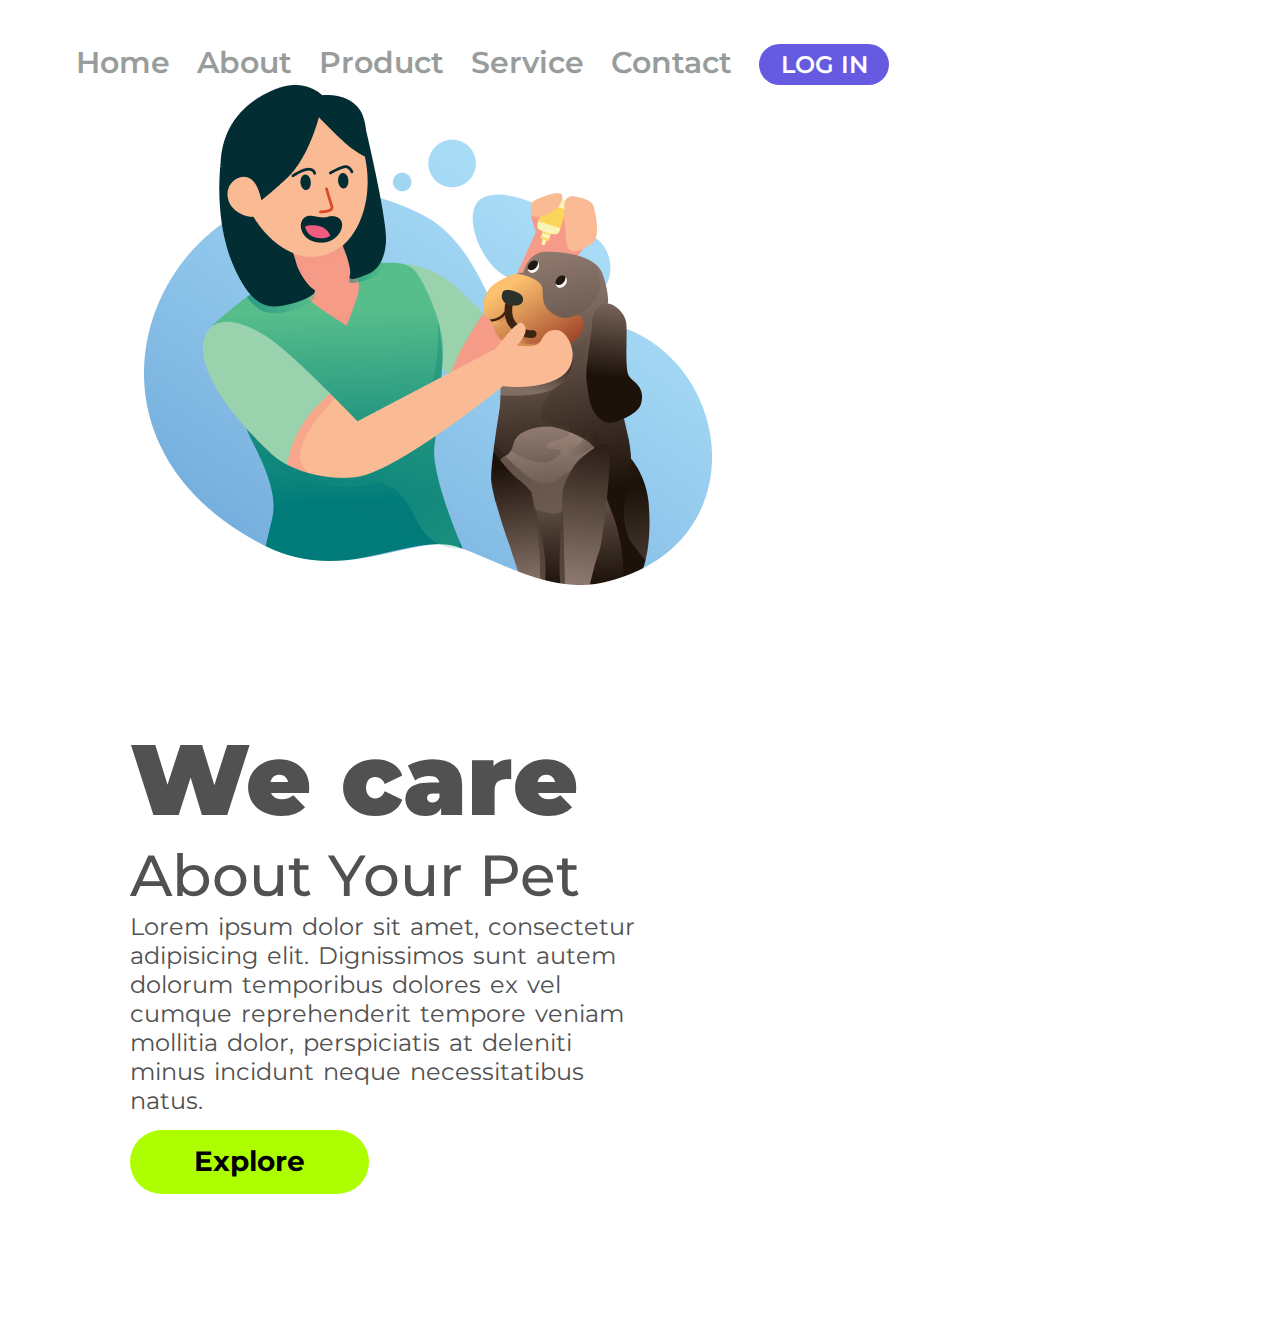
<file: index.html>
<!DOCTYPE html>
<html lang="en">

<head>
    <meta charset="UTF-8">
    <meta name="viewport" content="width=device-width, initial-scale=1.0">
    <link rel="stylesheet" href="./style.css">
    <link rel="preconnect" href="https://fonts.googleapis.com">
    <link rel="preconnect" href="https://fonts.gstatic.com" crossorigin>
    <link href="https://fonts.googleapis.com/css2?family=Montserrat:ital,wght@0,100..900;1,100..900&display=swap"
        rel="stylesheet">

    <title> Projeto - We Care</title>
</head>

<body>
    <header>
        <a class="link-header">Home</a>
        <a class="link-header">About</a>
        <a class="link-header">Product</a>
        <a class="link-header">Service</a>
        <a class="link-header">Contact</a>

        <button class="button-header"> Log in</button>
    </header>

    <main>
        <img src="./img/we-care.png" alt="logo-image">

        <section>
            <h1>We care</h1>
            <h2>About Your Pet</h2>
            <p>Lorem ipsum dolor sit amet, consectetur adipisicing elit. Dignissimos sunt autem dolorum temporibus
                dolores ex vel cumque reprehenderit tempore veniam mollitia dolor, perspiciatis at deleniti minus
                incidunt neque necessitatibus natus. </p>
            <button class="button-main">Explore</button>
        </section>

    </main>

</body>

</html>
</file>
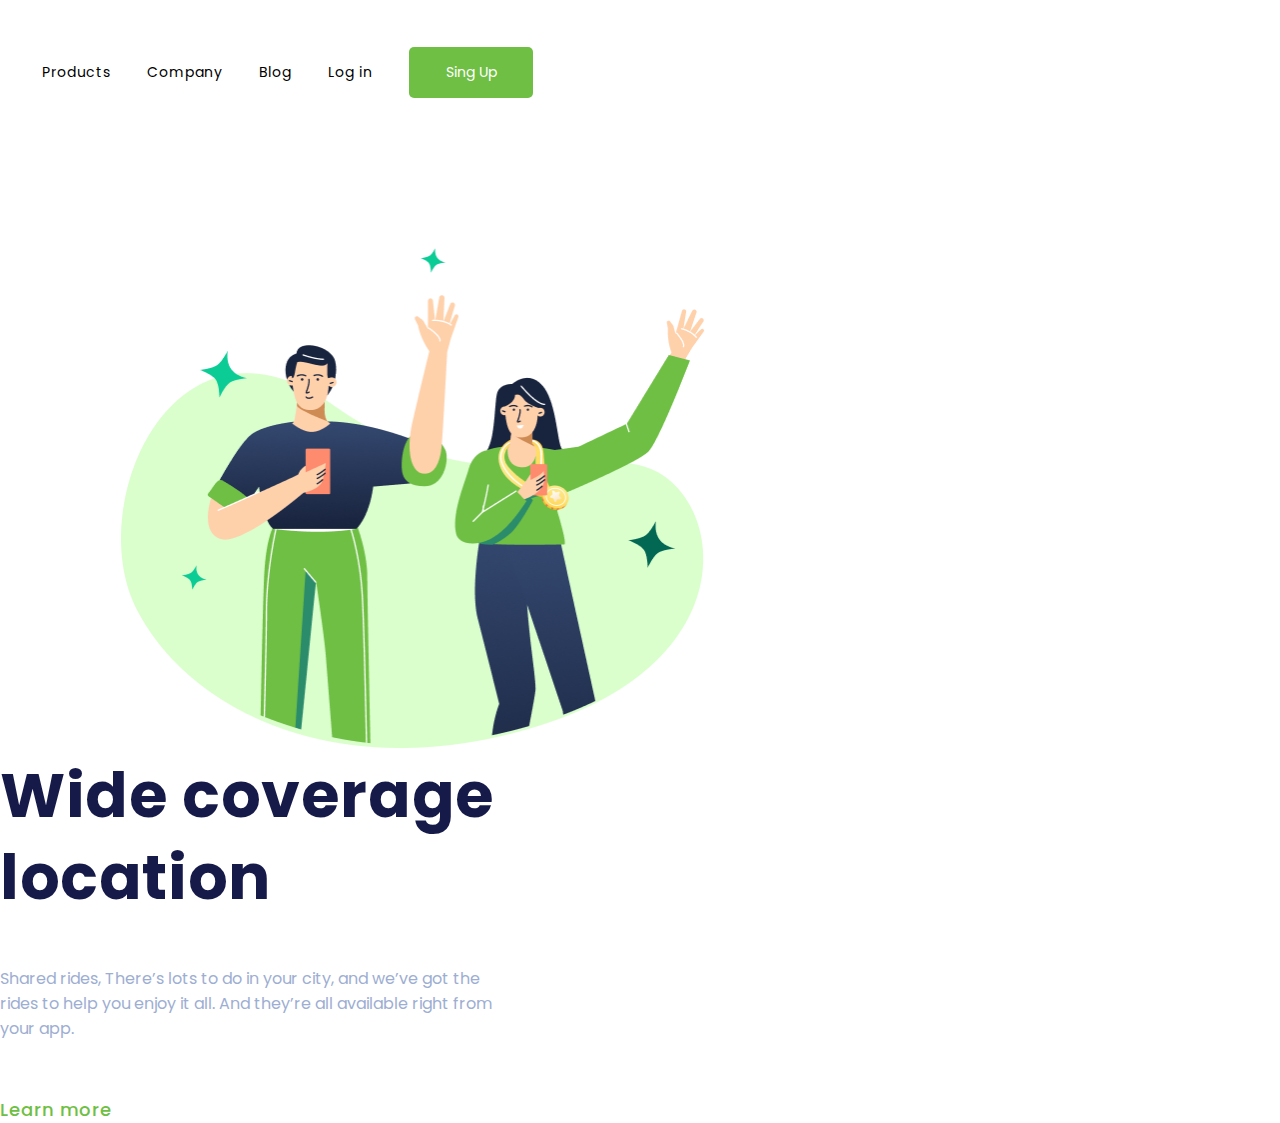
<file: Desafio.html>
<!DOCTYPE html>
<html lang="pt-br">

<head>
    <meta charset="UTF-8">
    <meta name="viewport" content="width=device-width, initial-scale=1.0">
    <link rel="preconnect" href="https://fonts.googleapis.com">
    <link rel="preconnect" href="https://fonts.gstatic.com" crossorigin>
    <link
        href="https://fonts.googleapis.com/css2?family=Montserrat:ital,wght@0,100..900;1,100..900&family=Poppins:ital,wght@0,100;0,200;0,300;0,400;0,500;0,600;0,700;0,800;0,900;1,100;1,200;1,300;1,400;1,500;1,600;1,700;1,800;1,900&display=swap"
        rel="stylesheet">
    <link rel="stylesheet" href="./desafioCSS.css">
    <title>Desafio - 01</title>
</head>

<body>
    <nav class="navegation">
        <section id="links">
            <a>Products</a>
            <a>Company</a>
            <a>Blog</a>
            <a>Log in</a>
        </section>

        <button class="nav-button">Sing Up</button>

    </nav>


    <main class="principal-box">


        <img src="./img/logo-image.png" alt="logo-image">

        <section id="title">
            <h1>Wide coverage
                location</h1>

            <p>Shared rides, There’s lots to do in your city, and we’ve got the rides to help you enjoy it all. And
                they’re all available right from your app.</p>

            <a class="link-LearnMore">Learn more</a>
        </section>

    </main>

</body>

</html>
</file>
<file: style.css>
* {
    font-family: "Montserrat", sans-serif;
    margin: 0;
    padding: 0;
    box-sizing: border-box;
}


img {
    width: 568px;
    height: 500px;
    margin-left: 144px;
    display: inline-block;
}

header {
    margin-top: 44px;
    margin-left: 76px;
    cursor: pointer;
}

.link-header {
    color: #989D9C;
    font-weight: 600;
    font-size: 30px;
    line-height: 29.26px;
    margin-right: 23px;

}

.button-header {
    background: #665AE1;
    width: 130px;
    height: 41px;
    border: none;
    border-radius: 40px;
    text-transform: uppercase;
    color: #fff;
    font-weight: 600;
    font-size: 24px;
}

section {
    display: inline-block;
    margin: 130px;
}

h1 {
    font-weight: 900;
    font-size: 100px;
    line-height: 121.9px;
    color: #515151;

}

h2 {
    color: #515151;
    font-weight: 500;
    font-size: 58px;
    line-height: 70.7px;
}

p {
    color: #515151;
    width: 515px;
    font-weight: 400;
    font-size: 24px;
    line-height: 29px;
    word-spacing: 3px;

}

.button-main {
    background: #ADFF00;
    width: 239px;
    height: 64px;
    border-radius: 40px;
    border: none;
    margin-top: 15px;
    font-weight: 700;
    font-size: 28px;
    line-height: 35px;
}

.button-header:hover {
    cursor: pointer;
    width: 135px;
    height: 46px;
    letter-spacing: 2px;
}

.button-main:hover {
    cursor: pointer;
    width: 250px;
    height: 70px;
    letter-spacing: 2px;

}

@media screen and (max-width: 900px) {

    header {
        display: none;
    }

    p {
        display: none;
    }

    img {
        display: block;
        width: 354px;
        height: 317px;
        margin: 0 auto;
        margin-top: 149px;
        position: static;
    }

    h1 {
        font-size: 50px;
        line-height: 60.95px;
        margin: 24px 63px 7px 64px;
    }

    h2 {
        font-size: 30px;
        line-height: 36.57px;
    }

    section {
        margin: auto;
        text-align: center;
        width: 100%;
    }

    button {
        margin: 61px 0;
    }
}
</file>
<file: desafioCSS.css>
* {
    margin: 0;
    padding: 0;
    box-sizing: border-box;
    font-family: "Poppins", sans-serif;
}


.navegation {
    margin-top: 47px;
    margin-left: 42px;
    margin-right: 50px;
}

a {
    margin-right: 32px;
    font-weight: 400;
    font-size: 14px;
    line-height: 21px;
    letter-spacing: 0.88px;
    align-items: center;
    cursor: pointer;
}

.nav-button {
    width: 124px;
    height: 51px;
    background-color: #6fbf44;
    border: none;
    border-radius: 5px;
    color: #fff;
    font-size: 14px;
    cursor: pointer;
}

.nav-button:hover {
    width: 140px;
    transition: 0.5s;
}

img {
    width: 595.18px;
    height: 500px;
    margin-top: 150px;
    margin-left: 121px;
    margin-right: 84px;
    display: inline-block;
}

section {
    display: inline-block;
}

h1 {
    color: #161A49;
    width: 582px;
    font-weight: 700;
    font-size: 62px;
    line-height: 82px;
    letter-spacing: 0.6px;
    margin-bottom: 47px;
}

p {
    width: 493px;
    color: #9daed2;
    margin-bottom: 55px;

}

.link-LearnMore {
    color: #6FBF44;
    cursor: pointer;
    width: 112px;
    height: 27px;
    font-weight: 500;
    font-size: 18px;
    line-height: 27px;
    letter-spacing: 1px;
}

.link-LearnMore:hover {
    width: 122px;
    letter-spacing: 2px;
    transition: 0.5s;
}


@media screen and (max-width:750px) {
    #links {
        display: none;
    }

    main {
        width: 100vw;
        height: 100vh;
    }

    nav {
        width: 91px;
        height: 31px;
    }

    button {
        display: block;
        margin: 0 auto;
        position: absolute;
        left: 70%;

    }

    img {
        display: block;
        margin: 0 auto;
        position: relative;
        width: 312px;
        top: 450px;
        height: 288px;
    }

    #title {
        display: block;
        margin-top: -250px;
        text-align: -webkit-center;
    }

    h1 {
        width: 278px;
        height: 60px;
        font-size: 30px;
        line-height: 30px;
        text-align: center;
        margin-top: 70px;
        margin-bottom: 29px;
    }

    p {
        width: 304px;
        height: 165px;
        font-size: 18px;
        line-height: 33px;
        margin-bottom: 26px;
    }

    .link-LearnMore {
        width: 112px;
        height: 27px;
        font-size: 18px;
        margin: 0 auto;
    }
}
</file>
